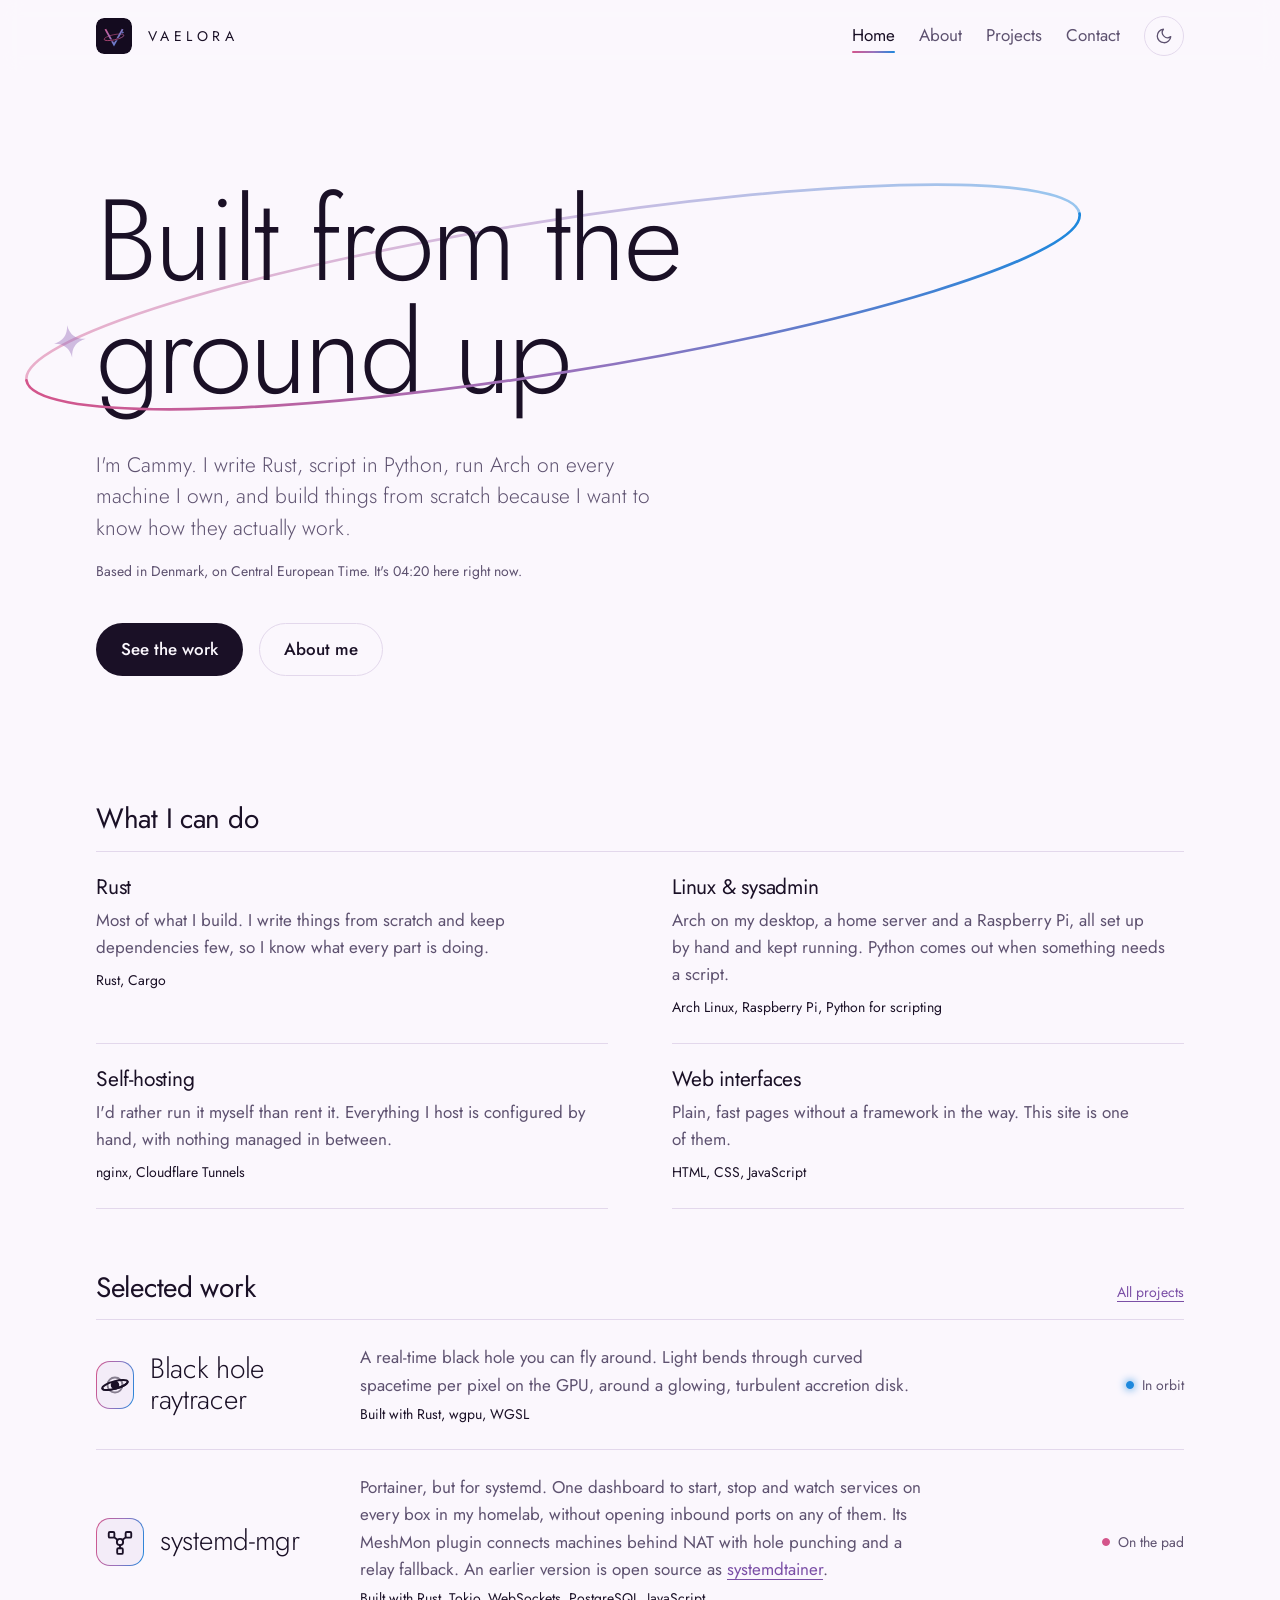
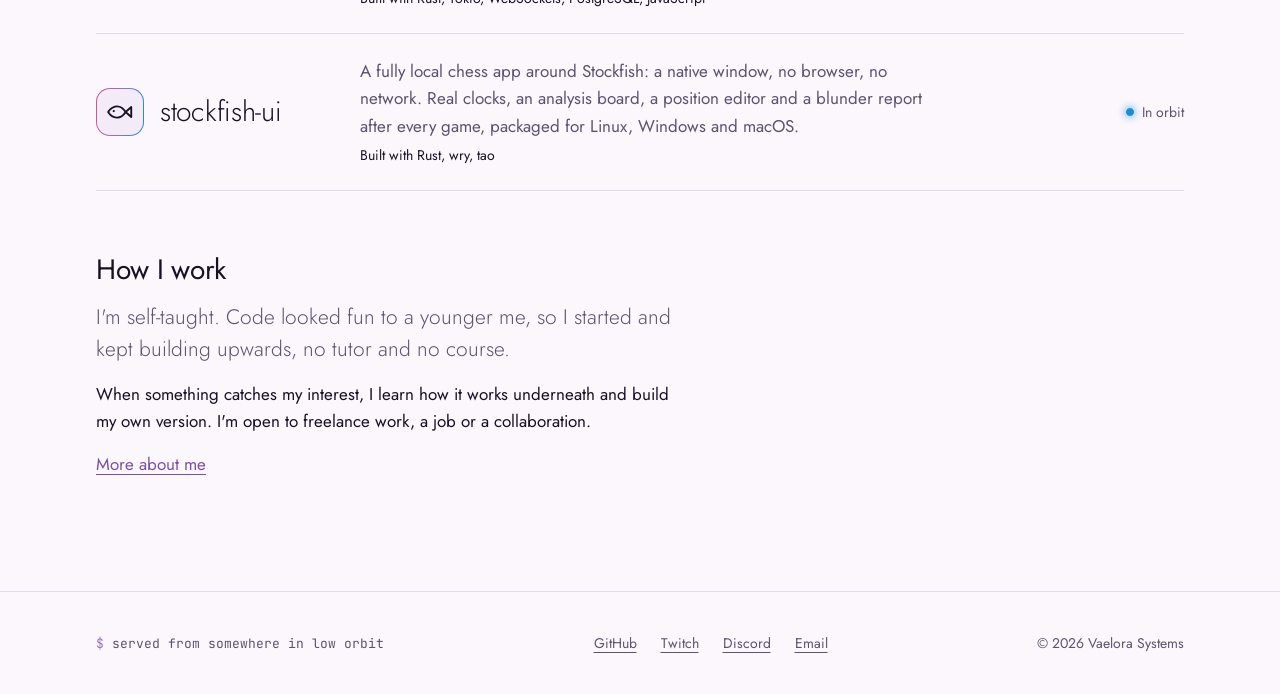
<file: index.html>
<!doctype html>
<html lang="en">
<head>
  <meta charset="utf-8">
  <meta name="viewport" content="width=device-width, initial-scale=1">
  <title>Vaelora</title>
  <meta name="description" content="Cammy writes Rust, scripts in Python, runs Arch on every machine she owns, and builds things from scratch.">

  <link rel="icon" href="/assets/img/favicon.svg" type="image/svg+xml">
  <link rel="icon" href="/assets/img/logos/orbit_icon.png" type="image/png">

  <!-- Set the theme before first paint so there's no flash -->
  <script>
    (function () {
      var t = null;
      try { t = localStorage.getItem('theme'); } catch (e) {}
      if (t !== 'light' && t !== 'dark') {
        t = window.matchMedia('(prefers-color-scheme: dark)').matches ? 'dark' : 'light';
      }
      document.documentElement.dataset.theme = t;
    })();
  </script>

  <link rel="preconnect" href="https://fonts.googleapis.com">
  <link rel="preconnect" href="https://fonts.gstatic.com" crossorigin>
  <link rel="stylesheet" href="https://fonts.googleapis.com/css2?family=Jost:wght@300;400;500&family=JetBrains+Mono:wght@400&display=swap">
  <link rel="stylesheet" href="/assets/css/tokens.css">
  <link rel="stylesheet" href="/assets/css/base.css">
  <link rel="stylesheet" href="/assets/css/layout.css">
  <link rel="stylesheet" href="/assets/css/components.css">
  <script src="/assets/js/main.js" defer></script>
</head>
<body>
  <a class="skip-link" href="#main">Skip to content</a>

  <header class="site-header">
    <div class="container">
      <a class="brand" href="/">
        <img src="/assets/img/logos/orbit_icon.svg" alt="" width="36" height="36">
        <span>Vaelora</span>
      </a>

      <nav class="site-nav" id="site-nav" aria-label="Main">
        <ul class="nav-links" id="nav-links">
          <li><a href="/" aria-current="page">Home</a></li>
          <li><a href="/about/">About</a></li>
          <li><a href="/projects/">Projects</a></li>
          <li><a href="/contact/">Contact</a></li>
        </ul>

        <button class="icon-button theme-toggle" id="theme-toggle" type="button" aria-label="Toggle theme">
          <svg class="moon-icon" viewBox="0 0 24 24" fill="none" stroke="currentColor" stroke-width="1.75" stroke-linecap="round" stroke-linejoin="round" aria-hidden="true"><path d="M21 12.8A9 9 0 1 1 11.2 3a7 7 0 0 0 9.8 9.8z"/></svg>
          <svg class="sun-icon" viewBox="0 0 24 24" fill="none" stroke="currentColor" stroke-width="1.75" stroke-linecap="round" stroke-linejoin="round" aria-hidden="true"><circle cx="12" cy="12" r="4"/><path d="M12 2v2M12 20v2M4.9 4.9l1.4 1.4M17.7 17.7l1.4 1.4M2 12h2M20 12h2M4.9 19.1l1.4-1.4M17.7 6.3l1.4-1.4"/></svg>
        </button>

        <button class="icon-button nav-toggle" id="nav-toggle" type="button" aria-label="Open menu" aria-expanded="false" aria-controls="nav-links">
          <svg viewBox="0 0 24 24" fill="none" stroke="currentColor" stroke-width="1.75" stroke-linecap="round" aria-hidden="true"><path d="M4 7h16M4 12h16M4 17h16"/></svg>
        </button>
      </nav>
    </div>
  </header>

  <main id="main">
    <section class="orbit-hero">
      <div class="container">
        <div class="orbit-stage">
        <svg class="orbit orbit-back" viewBox="0 0 1000 300" aria-hidden="true" focusable="false">
          <defs>
            <linearGradient id="spectrum-back" gradientUnits="userSpaceOnUse" x1="-490" y1="0" x2="490" y2="0">
              <stop offset="0" stop-color="#D4558B"/><stop offset="0.5" stop-color="#9A72BC"/><stop offset="1" stop-color="#1D88DD"/>
            </linearGradient>
            <clipPath id="half-back" clipPathUnits="userSpaceOnUse"><rect x="-600" y="-200" width="1200" height="200"/></clipPath>
          </defs>
          <g transform="translate(500,150) rotate(-9)">
            <path d="M-490,0 A490,70 0 0 1 490,0" fill="none" stroke="url(#spectrum-back)" stroke-width="2.5" stroke-linecap="round"/>
            <g clip-path="url(#half-back)">
              <path class="orbit-star" d="M0,-15 Q1.5,-1.5 15,0 Q1.5,1.5 0,15 Q-1.5,1.5 -15,0 Q-1.5,-1.5 0,-15Z" fill="url(#spectrum-back)">
                <animateMotion dur="48s" repeatCount="indefinite" path="M-490,0 A490,70 0 1 1 490,0 A490,70 0 1 1 -490,0"/>
              </path>
            </g>
          </g>
        </svg>
          <h1>Built from the ground up</h1>
        <svg class="orbit orbit-front" viewBox="0 0 1000 300" aria-hidden="true" focusable="false">
          <defs>
            <linearGradient id="spectrum-front" gradientUnits="userSpaceOnUse" x1="-490" y1="0" x2="490" y2="0">
              <stop offset="0" stop-color="#D4558B"/><stop offset="0.5" stop-color="#9A72BC"/><stop offset="1" stop-color="#1D88DD"/>
            </linearGradient>
            <clipPath id="half-front" clipPathUnits="userSpaceOnUse"><rect x="-600" y="0" width="1200" height="200"/></clipPath>
          </defs>
          <g transform="translate(500,150) rotate(-9)">
            <path d="M490,0 A490,70 0 0 1 -490,0" fill="none" stroke="url(#spectrum-front)" stroke-width="2.5" stroke-linecap="round"/>
            <g clip-path="url(#half-front)">
              <path class="orbit-star" d="M0,-15 Q1.5,-1.5 15,0 Q1.5,1.5 0,15 Q-1.5,1.5 -15,0 Q-1.5,-1.5 0,-15Z" fill="url(#spectrum-front)">
                <animateMotion dur="48s" repeatCount="indefinite" path="M-490,0 A490,70 0 1 1 490,0 A490,70 0 1 1 -490,0"/>
              </path>
            </g>
          </g>
        </svg>
        </div>
        <p class="lead">I'm Cammy. I write Rust, script in Python, run Arch on every machine I own, and build things from scratch because I want to know how they actually work.</p>
        <p class="local-time">Based in Denmark, on Central European Time<span data-local-time></span></p>
        <div class="button-row">
          <a class="button button-primary" href="/projects/">See the work</a>
          <a class="button button-secondary" href="/about/">About me</a>
        </div>
      </div>
    </section>

    <section class="section">
      <div class="container">
        <div class="section-heading">
          <h2>What I can do</h2>
        </div>
        <ul class="capabilities">
          <li>
            <h3>Rust</h3>
            <p>Most of what I build. I write things from scratch and keep dependencies few, so I know what every part is doing.</p>
            <p class="tools">Rust, Cargo</p>
          </li>
          <li>
            <h3>Linux &amp; sysadmin</h3>
            <p>Arch on my desktop, a home server and a Raspberry Pi, all set up by hand and kept running. Python comes out when something needs a script.</p>
            <p class="tools">Arch Linux, Raspberry Pi, Python for scripting</p>
          </li>
          <li>
            <h3>Self-hosting</h3>
            <p>I'd rather run it myself than rent it. Everything I host is configured by hand, with nothing managed in between.</p>
            <p class="tools">nginx, Cloudflare Tunnels</p>
          </li>
          <li>
            <h3>Web interfaces</h3>
            <p>Plain, fast pages without a framework in the way. This site is one of them.</p>
            <p class="tools">HTML, CSS, JavaScript</p>
          </li>
        </ul>
      </div>
    </section>

    <section class="section">
      <div class="container">
        <div class="section-heading">
          <h2>Selected work</h2>
          <a href="/projects/">All projects</a>
        </div>
        <ul class="project-list">
          <li class="project">
            <div class="project-title">
              <span class="project-mark"><svg viewBox="0 0 24 24" fill="none" stroke="currentColor" stroke-width="1.5" stroke-linecap="round" stroke-linejoin="round" aria-hidden="true" focusable="false"><circle cx="12" cy="12" r="6" opacity="0.5"/><ellipse cx="12" cy="12" rx="10.5" ry="3" transform="rotate(-15 12 12)"/><circle cx="12" cy="12" r="3.4" fill="currentColor" stroke="none"/><path d="M1.5 12A10.5 3 0 0 0 22.5 12" transform="rotate(-15 12 12)"/></svg></span>
              <h3>Black hole raytracer</h3>
            </div>
            <div class="project-body">
              <p>A real-time black hole you can fly around. Light bends through curved spacetime per pixel on the GPU, around a glowing, turbulent accretion disk.</p>
              <p class="built-with">Built with Rust, wgpu, WGSL</p>
            </div>
            <span class="status status-orbit">In orbit</span>
          </li>
          <li class="project">
            <div class="project-title">
              <span class="project-mark"><svg viewBox="0 0 24 24" fill="none" stroke="currentColor" stroke-width="1.5" stroke-linecap="round" stroke-linejoin="round" aria-hidden="true" focusable="false"><circle cx="12" cy="12" r="2.5"/><rect x="3" y="4" width="4.5" height="4.5" rx="1"/><rect x="16.5" y="4" width="4.5" height="4.5" rx="1"/><rect x="9.75" y="17" width="4.5" height="4.5" rx="1"/><path d="M10.1 10.4 7.5 8.3M13.9 10.4l2.6-2.1M12 14.5V17"/></svg></span>
              <h3>systemd-mgr</h3>
            </div>
            <div class="project-body">
              <p>Portainer, but for systemd. One dashboard to start, stop and watch services on every box in my homelab, without opening inbound ports on any of them. Its MeshMon plugin connects machines behind NAT with hole punching and a relay fallback. An earlier version is open source as <a href="https://github.com/cammythekitty/systemdtainer">systemdtainer</a>.</p>
              <p class="built-with">Built with Rust, Tokio, WebSockets, PostgreSQL, JavaScript</p>
            </div>
            <span class="status status-pad">On the pad</span>
          </li>
          <li class="project">
            <div class="project-title">
              <span class="project-mark"><svg viewBox="0 0 24 24" fill="none" stroke="currentColor" stroke-width="1.5" stroke-linecap="round" stroke-linejoin="round" aria-hidden="true" focusable="false"><path d="M2.5 12c3.5-5.5 10-6.5 14 0-4 6.5-10.5 5.5-14 0z"/><path d="M16.5 12 21 8v8z"/><circle cx="7" cy="11.2" r="0.9" fill="currentColor" stroke="none"/></svg></span>
              <h3>stockfish-ui</h3>
            </div>
            <div class="project-body">
              <p>A fully local chess app around Stockfish: a native window, no browser, no network. Real clocks, an analysis board, a position editor and a blunder report after every game, packaged for Linux, Windows and macOS.</p>
              <p class="built-with">Built with Rust, wry, tao</p>
            </div>
            <span class="status status-orbit">In orbit</span>
          </li>
        </ul>
      </div>
    </section>

    <section class="section">
      <div class="container">
        <div class="stack">
          <h2>How I work</h2>
          <p class="lead">I'm self-taught. Code looked fun to a younger me, so I started and kept building upwards, no tutor and no course.</p>
          <p>When something catches my interest, I learn how it works underneath and build my own version. I'm open to freelance work, a job or a collaboration.</p>
          <p><a href="/about/">More about me</a></p>
        </div>
      </div>
    </section>
  </main>

  <footer class="site-footer">
    <div class="container footer-inner">
      <p class="footer-status">served from somewhere in low orbit</p>
      <ul class="footer-links">
        <li><a href="https://github.com/cammythekitty">GitHub</a></li>
        <li><a href="https://www.twitch.tv/cammy_the_kitty">Twitch</a></li>
        <li><a href="https://discord.gg/gWDmYseFHj">Discord</a></li>
        <li><a href="mailto:camilla@vaelora.dev">Email</a></li>
      </ul>
      <p>&copy; <span id="year">2026</span> Vaelora Systems</p>
    </div>
  </footer>
</body>
</html>
</file>
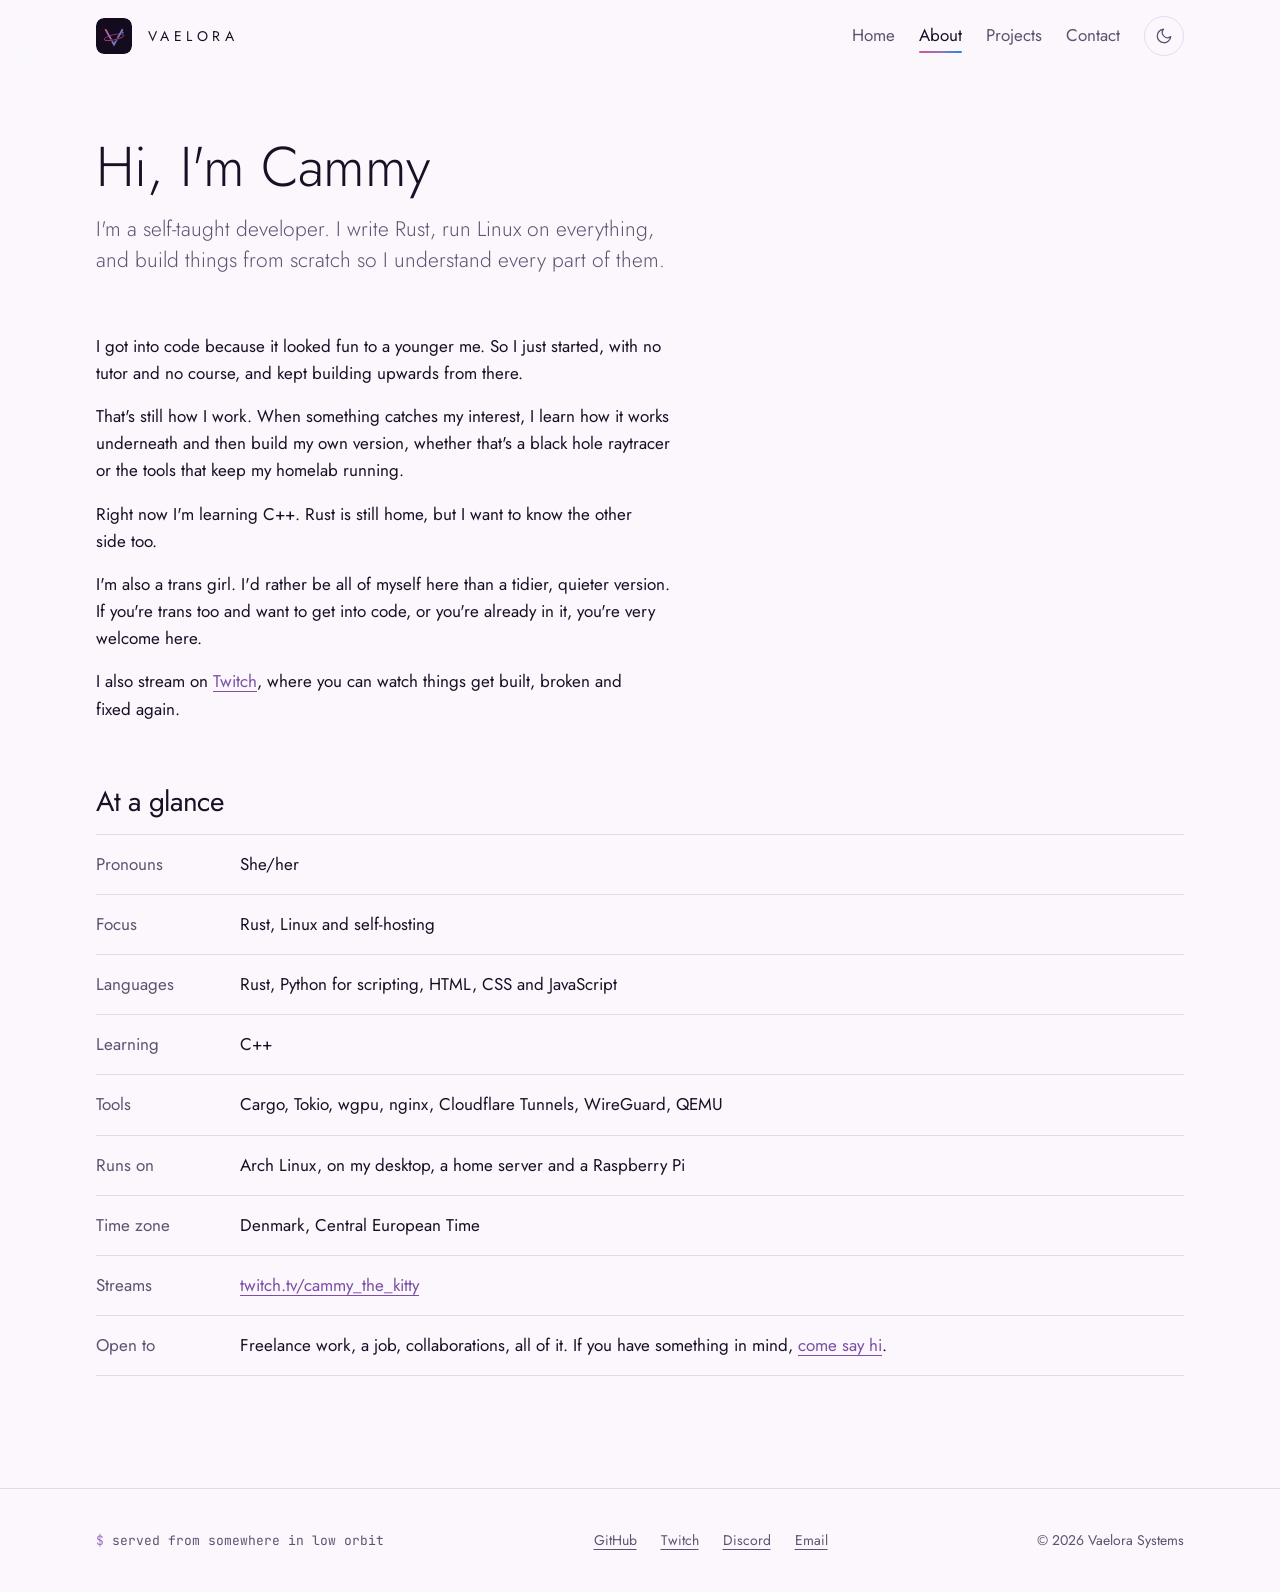
<file: about/index.html>
<!doctype html>
<html lang="en">
<head>
  <meta charset="utf-8">
  <meta name="viewport" content="width=device-width, initial-scale=1">
  <title>About | Vaelora</title>
  <meta name="description" content="Cammy is a self-taught developer in Denmark. She writes Rust, runs Linux on everything, and is open to freelance work, jobs and collaborations.">

  <link rel="icon" href="/assets/img/favicon.svg" type="image/svg+xml">
  <link rel="icon" href="/assets/img/logos/orbit_icon.png" type="image/png">

  <!-- Set the theme before first paint so there's no flash -->
  <script>
    (function () {
      var t = null;
      try { t = localStorage.getItem('theme'); } catch (e) {}
      if (t !== 'light' && t !== 'dark') {
        t = window.matchMedia('(prefers-color-scheme: dark)').matches ? 'dark' : 'light';
      }
      document.documentElement.dataset.theme = t;
    })();
  </script>

  <link rel="preconnect" href="https://fonts.googleapis.com">
  <link rel="preconnect" href="https://fonts.gstatic.com" crossorigin>
  <link rel="stylesheet" href="https://fonts.googleapis.com/css2?family=Jost:wght@300;400;500&family=JetBrains+Mono:wght@400&display=swap">
  <link rel="stylesheet" href="/assets/css/tokens.css">
  <link rel="stylesheet" href="/assets/css/base.css">
  <link rel="stylesheet" href="/assets/css/layout.css">
  <link rel="stylesheet" href="/assets/css/components.css">
  <script src="/assets/js/main.js" defer></script>
</head>
<body>
  <a class="skip-link" href="#main">Skip to content</a>

  <header class="site-header">
    <div class="container">
      <a class="brand" href="/">
        <img src="/assets/img/logos/orbit_icon.svg" alt="" width="36" height="36">
        <span>Vaelora</span>
      </a>

      <nav class="site-nav" id="site-nav" aria-label="Main">
        <ul class="nav-links" id="nav-links">
          <li><a href="/">Home</a></li>
          <li><a href="/about/" aria-current="page">About</a></li>
          <li><a href="/projects/">Projects</a></li>
          <li><a href="/contact/">Contact</a></li>
        </ul>

        <button class="icon-button theme-toggle" id="theme-toggle" type="button" aria-label="Toggle theme">
          <svg class="moon-icon" viewBox="0 0 24 24" fill="none" stroke="currentColor" stroke-width="1.75" stroke-linecap="round" stroke-linejoin="round" aria-hidden="true"><path d="M21 12.8A9 9 0 1 1 11.2 3a7 7 0 0 0 9.8 9.8z"/></svg>
          <svg class="sun-icon" viewBox="0 0 24 24" fill="none" stroke="currentColor" stroke-width="1.75" stroke-linecap="round" stroke-linejoin="round" aria-hidden="true"><circle cx="12" cy="12" r="4"/><path d="M12 2v2M12 20v2M4.9 4.9l1.4 1.4M17.7 17.7l1.4 1.4M2 12h2M20 12h2M4.9 19.1l1.4-1.4M17.7 6.3l1.4-1.4"/></svg>
        </button>

        <button class="icon-button nav-toggle" id="nav-toggle" type="button" aria-label="Open menu" aria-expanded="false" aria-controls="nav-links">
          <svg viewBox="0 0 24 24" fill="none" stroke="currentColor" stroke-width="1.75" stroke-linecap="round" aria-hidden="true"><path d="M4 7h16M4 12h16M4 17h16"/></svg>
        </button>
      </nav>
    </div>
  </header>

  <main id="main">
    <section class="page-intro">
      <div class="container">
        <h1>Hi, I'm Cammy</h1>
        <p class="lead">I'm a self-taught developer. I write Rust, run Linux on everything, and build things from scratch so I understand every part of them.</p>
      </div>
    </section>

    <section class="section">
      <div class="container">
        <div class="stack">
          <p>I got into code because it looked fun to a younger me. So I just started, with no tutor and no course, and kept building upwards from there.</p>
          <p>That's still how I work. When something catches my interest, I learn how it works underneath and then build my own version, whether that's a black hole raytracer or the tools that keep my homelab running.</p>
          <p>Right now I'm learning C++. Rust is still home, but I want to know the other side too.</p>
          <p>I'm also a trans girl. I'd rather be all of myself here than a tidier, quieter version. If you're trans too and want to get into code, or you're already in it, you're very welcome here.</p>
          <p>I also stream on <a href="https://www.twitch.tv/cammy_the_kitty">Twitch</a>, where you can watch things get built, broken and fixed again.</p>
        </div>
      </div>
    </section>

    <section class="section">
      <div class="container">
        <div class="section-heading">
          <h2>At a glance</h2>
        </div>
        <dl class="facts">
          <div><dt>Pronouns</dt><dd>She/her</dd></div>
          <div><dt>Focus</dt><dd>Rust, Linux and self-hosting</dd></div>
          <div><dt>Languages</dt><dd>Rust, Python for scripting, HTML, CSS and JavaScript</dd></div>
          <div><dt>Learning</dt><dd>C++</dd></div>
          <div><dt>Tools</dt><dd>Cargo, Tokio, wgpu, nginx, Cloudflare Tunnels, WireGuard, QEMU</dd></div>
          <div><dt>Runs on</dt><dd>Arch Linux, on my desktop, a home server and a Raspberry Pi</dd></div>
          <div><dt>Time zone</dt><dd>Denmark, Central European Time</dd></div>
          <div><dt>Streams</dt><dd><a href="https://www.twitch.tv/cammy_the_kitty">twitch.tv/cammy_the_kitty</a></dd></div>
          <div><dt>Open to</dt><dd>Freelance work, a job, collaborations, all of it. If you have something in mind, <a href="/contact/">come say hi</a>.</dd></div>
        </dl>
      </div>
    </section>
  </main>

  <footer class="site-footer">
    <div class="container footer-inner">
      <p class="footer-status">served from somewhere in low orbit</p>
      <ul class="footer-links">
        <li><a href="https://github.com/cammythekitty">GitHub</a></li>
        <li><a href="https://www.twitch.tv/cammy_the_kitty">Twitch</a></li>
        <li><a href="https://discord.gg/gWDmYseFHj">Discord</a></li>
        <li><a href="mailto:camilla@vaelora.dev">Email</a></li>
      </ul>
      <p>&copy; <span id="year">2026</span> Vaelora Systems</p>
    </div>
  </footer>
</body>
</html>
</file>
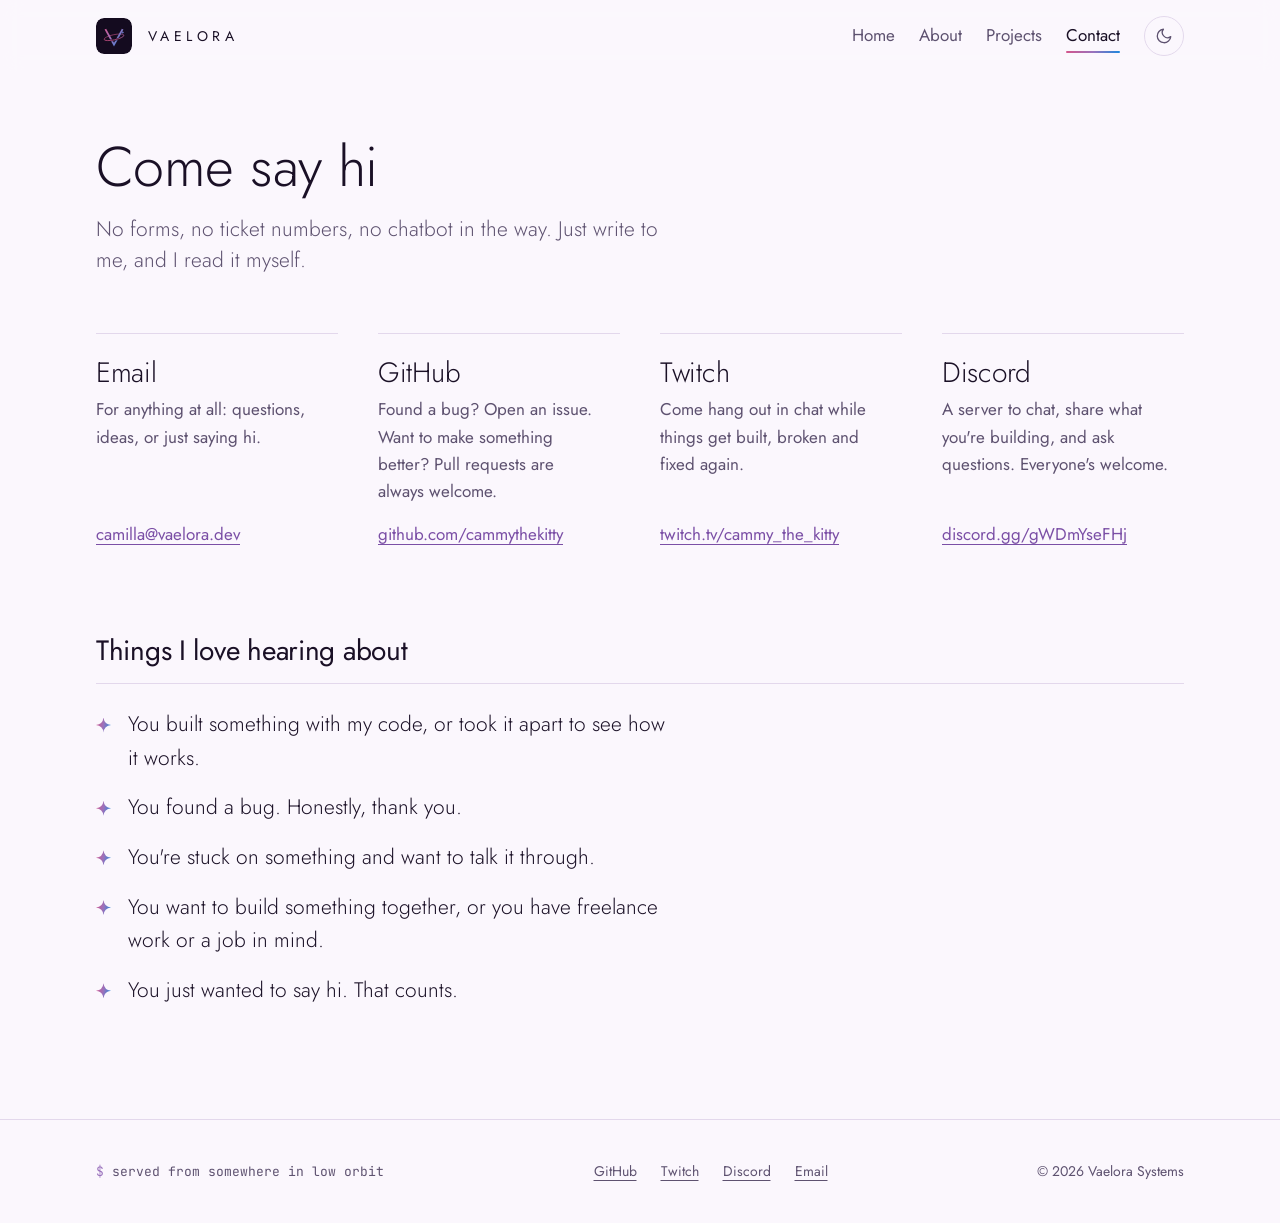
<file: contact/index.html>
<!doctype html>
<html lang="en">
<head>
  <meta charset="utf-8">
  <meta name="viewport" content="width=device-width, initial-scale=1">
  <title>Contact | Vaelora</title>
  <meta name="description" content="How to reach Cammy: email, GitHub, Twitch or Discord. No forms, a real person reads everything.">

  <link rel="icon" href="/assets/img/favicon.svg" type="image/svg+xml">
  <link rel="icon" href="/assets/img/logos/orbit_icon.png" type="image/png">

  <!-- Set the theme before first paint so there's no flash -->
  <script>
    (function () {
      var t = null;
      try { t = localStorage.getItem('theme'); } catch (e) {}
      if (t !== 'light' && t !== 'dark') {
        t = window.matchMedia('(prefers-color-scheme: dark)').matches ? 'dark' : 'light';
      }
      document.documentElement.dataset.theme = t;
    })();
  </script>

  <link rel="preconnect" href="https://fonts.googleapis.com">
  <link rel="preconnect" href="https://fonts.gstatic.com" crossorigin>
  <link rel="stylesheet" href="https://fonts.googleapis.com/css2?family=Jost:wght@300;400;500&family=JetBrains+Mono:wght@400&display=swap">
  <link rel="stylesheet" href="/assets/css/tokens.css">
  <link rel="stylesheet" href="/assets/css/base.css">
  <link rel="stylesheet" href="/assets/css/layout.css">
  <link rel="stylesheet" href="/assets/css/components.css">
  <script src="/assets/js/main.js" defer></script>
</head>
<body>
  <a class="skip-link" href="#main">Skip to content</a>

  <header class="site-header">
    <div class="container">
      <a class="brand" href="/">
        <img src="/assets/img/logos/orbit_icon.svg" alt="" width="36" height="36">
        <span>Vaelora</span>
      </a>

      <nav class="site-nav" id="site-nav" aria-label="Main">
        <ul class="nav-links" id="nav-links">
          <li><a href="/">Home</a></li>
          <li><a href="/about/">About</a></li>
          <li><a href="/projects/">Projects</a></li>
          <li><a href="/contact/" aria-current="page">Contact</a></li>
        </ul>

        <button class="icon-button theme-toggle" id="theme-toggle" type="button" aria-label="Toggle theme">
          <svg class="moon-icon" viewBox="0 0 24 24" fill="none" stroke="currentColor" stroke-width="1.75" stroke-linecap="round" stroke-linejoin="round" aria-hidden="true"><path d="M21 12.8A9 9 0 1 1 11.2 3a7 7 0 0 0 9.8 9.8z"/></svg>
          <svg class="sun-icon" viewBox="0 0 24 24" fill="none" stroke="currentColor" stroke-width="1.75" stroke-linecap="round" stroke-linejoin="round" aria-hidden="true"><circle cx="12" cy="12" r="4"/><path d="M12 2v2M12 20v2M4.9 4.9l1.4 1.4M17.7 17.7l1.4 1.4M2 12h2M20 12h2M4.9 19.1l1.4-1.4M17.7 6.3l1.4-1.4"/></svg>
        </button>

        <button class="icon-button nav-toggle" id="nav-toggle" type="button" aria-label="Open menu" aria-expanded="false" aria-controls="nav-links">
          <svg viewBox="0 0 24 24" fill="none" stroke="currentColor" stroke-width="1.75" stroke-linecap="round" aria-hidden="true"><path d="M4 7h16M4 12h16M4 17h16"/></svg>
        </button>
      </nav>
    </div>
  </header>

  <main id="main">
    <section class="page-intro">
      <div class="container">
        <h1>Come say hi</h1>
        <p class="lead">No forms, no ticket numbers, no chatbot in the way. Just write to me, and I read it myself.</p>
      </div>
    </section>

    <section class="section">
      <div class="container">
        <ul class="ways">
          <li>
            <h2>Email</h2>
            <p>For anything at all: questions, ideas, or just saying hi.</p>
            <a href="mailto:camilla@vaelora.dev">camilla@vaelora.dev</a>
          </li>
          <li>
            <h2>GitHub</h2>
            <p>Found a bug? Open an issue. Want to make something better? Pull requests are always welcome.</p>
            <a href="https://github.com/cammythekitty">github.com/cammythekitty</a>
          </li>
          <li>
            <h2>Twitch</h2>
            <p>Come hang out in chat while things get built, broken and fixed again.</p>
            <a href="https://www.twitch.tv/cammy_the_kitty">twitch.tv/cammy_the_kitty</a>
          </li>
          <li>
            <h2>Discord</h2>
            <p>A server to chat, share what you're building, and ask questions. Everyone's welcome.</p>
            <a href="https://discord.gg/gWDmYseFHj">discord.gg/gWDmYseFHj</a>
          </li>
        </ul>
      </div>
    </section>

    <section class="section">
      <div class="container">
        <div class="section-heading">
          <h2>Things I love hearing about</h2>
        </div>
        <ul class="sparkle-list">
          <li>You built something with my code, or took it apart to see how it works.</li>
          <li>You found a bug. Honestly, thank you.</li>
          <li>You're stuck on something and want to talk it through.</li>
          <li>You want to build something together, or you have freelance work or a job in mind.</li>
          <li>You just wanted to say hi. That counts.</li>
        </ul>
      </div>
    </section>
  </main>

  <footer class="site-footer">
    <div class="container footer-inner">
      <p class="footer-status">served from somewhere in low orbit</p>
      <ul class="footer-links">
        <li><a href="https://github.com/cammythekitty">GitHub</a></li>
        <li><a href="https://www.twitch.tv/cammy_the_kitty">Twitch</a></li>
        <li><a href="https://discord.gg/gWDmYseFHj">Discord</a></li>
        <li><a href="mailto:camilla@vaelora.dev">Email</a></li>
      </ul>
      <p>&copy; <span id="year">2026</span> Vaelora Systems</p>
    </div>
  </footer>
</body>
</html>
</file>
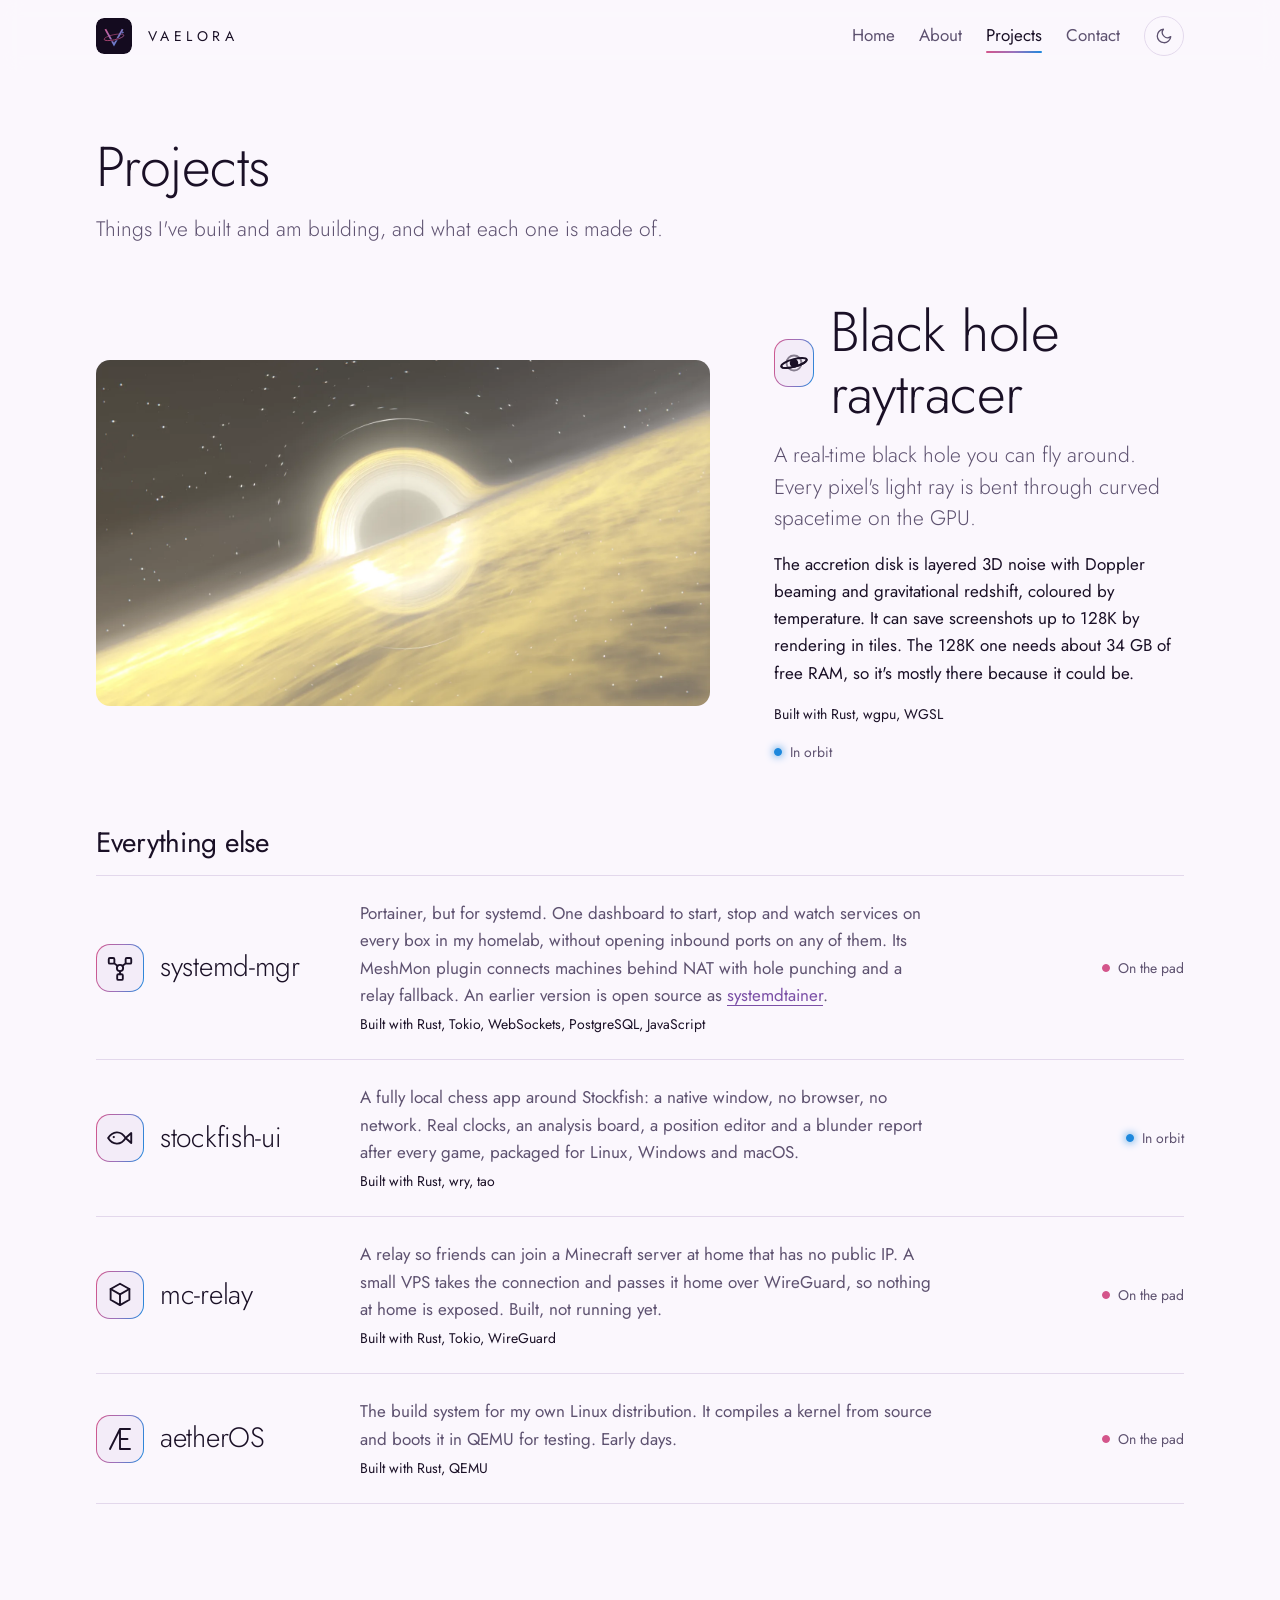
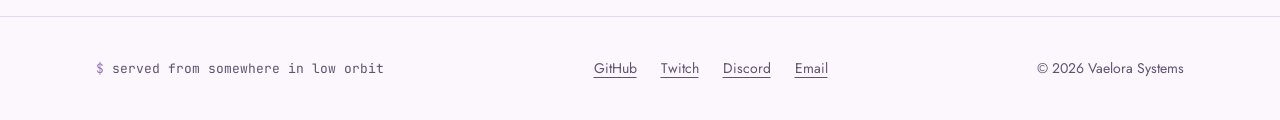
<file: projects/index.html>
<!doctype html>
<html lang="en">
<head>
  <meta charset="utf-8">
  <meta name="viewport" content="width=device-width, initial-scale=1">
  <title>Projects | Vaelora</title>
  <meta name="description" content="Things Cammy has built and is building: a black hole raytracer, a systemd dashboard, a local chess app and more.">

  <link rel="icon" href="/assets/img/favicon.svg" type="image/svg+xml">
  <link rel="icon" href="/assets/img/logos/orbit_icon.png" type="image/png">

  <!-- Set the theme before first paint so there's no flash -->
  <script>
    (function () {
      var t = null;
      try { t = localStorage.getItem('theme'); } catch (e) {}
      if (t !== 'light' && t !== 'dark') {
        t = window.matchMedia('(prefers-color-scheme: dark)').matches ? 'dark' : 'light';
      }
      document.documentElement.dataset.theme = t;
    })();
  </script>

  <link rel="preconnect" href="https://fonts.googleapis.com">
  <link rel="preconnect" href="https://fonts.gstatic.com" crossorigin>
  <link rel="stylesheet" href="https://fonts.googleapis.com/css2?family=Jost:wght@300;400;500&family=JetBrains+Mono:wght@400&display=swap">
  <link rel="stylesheet" href="/assets/css/tokens.css">
  <link rel="stylesheet" href="/assets/css/base.css">
  <link rel="stylesheet" href="/assets/css/layout.css">
  <link rel="stylesheet" href="/assets/css/components.css">
  <script src="/assets/js/main.js" defer></script>
</head>
<body>
  <a class="skip-link" href="#main">Skip to content</a>

  <header class="site-header">
    <div class="container">
      <a class="brand" href="/">
        <img src="/assets/img/logos/orbit_icon.svg" alt="" width="36" height="36">
        <span>Vaelora</span>
      </a>

      <nav class="site-nav" id="site-nav" aria-label="Main">
        <ul class="nav-links" id="nav-links">
          <li><a href="/">Home</a></li>
          <li><a href="/about/">About</a></li>
          <li><a href="/projects/" aria-current="page">Projects</a></li>
          <li><a href="/contact/">Contact</a></li>
        </ul>

        <button class="icon-button theme-toggle" id="theme-toggle" type="button" aria-label="Toggle theme">
          <svg class="moon-icon" viewBox="0 0 24 24" fill="none" stroke="currentColor" stroke-width="1.75" stroke-linecap="round" stroke-linejoin="round" aria-hidden="true"><path d="M21 12.8A9 9 0 1 1 11.2 3a7 7 0 0 0 9.8 9.8z"/></svg>
          <svg class="sun-icon" viewBox="0 0 24 24" fill="none" stroke="currentColor" stroke-width="1.75" stroke-linecap="round" stroke-linejoin="round" aria-hidden="true"><circle cx="12" cy="12" r="4"/><path d="M12 2v2M12 20v2M4.9 4.9l1.4 1.4M17.7 17.7l1.4 1.4M2 12h2M20 12h2M4.9 19.1l1.4-1.4M17.7 6.3l1.4-1.4"/></svg>
        </button>

        <button class="icon-button nav-toggle" id="nav-toggle" type="button" aria-label="Open menu" aria-expanded="false" aria-controls="nav-links">
          <svg viewBox="0 0 24 24" fill="none" stroke="currentColor" stroke-width="1.75" stroke-linecap="round" aria-hidden="true"><path d="M4 7h16M4 12h16M4 17h16"/></svg>
        </button>
      </nav>
    </div>
  </header>

  <main id="main">
    <section class="page-intro">
      <div class="container">
        <h1>Projects</h1>
        <p class="lead">Things I've built and am building, and what each one is made of.</p>
      </div>
    </section>

    <section class="section">
      <div class="container">
        <article class="featured-project">
          <img class="design-preview"
               src="/assets/img/projects/blackhole-1600.webp"
               srcset="/assets/img/projects/blackhole-1600.webp 1600w, /assets/img/projects/blackhole-2400.webp 2400w"
               sizes="(min-width: 860px) 42rem, 100vw"
               width="1600" height="900"
               alt="A black hole rendered by the raytracer: a glowing yellow accretion disk, with light from behind the hole bent up and over it into a bright ring.">
          <div class="stack">
            <div class="featured-title">
              <span class="project-mark"><svg viewBox="0 0 24 24" fill="none" stroke="currentColor" stroke-width="1.5" stroke-linecap="round" stroke-linejoin="round" aria-hidden="true" focusable="false"><circle cx="12" cy="12" r="6" opacity="0.5"/><ellipse cx="12" cy="12" rx="10.5" ry="3" transform="rotate(-15 12 12)"/><circle cx="12" cy="12" r="3.4" fill="currentColor" stroke="none"/><path d="M1.5 12A10.5 3 0 0 0 22.5 12" transform="rotate(-15 12 12)"/></svg></span>
              <h2>Black hole raytracer</h2>
            </div>
            <p class="lead">A real-time black hole you can fly around. Every pixel's light ray is bent through curved spacetime on the GPU.</p>
            <p>The accretion disk is layered 3D noise with Doppler beaming and gravitational redshift, coloured by temperature. It can save screenshots up to 128K by rendering in tiles. The 128K one needs about 34 GB of free RAM, so it's mostly there because it could be.</p>
            <p class="built-with">Built with Rust, wgpu, WGSL</p>
            <span class="status status-orbit">In orbit</span>
          </div>
        </article>
      </div>
    </section>

    <section class="section">
      <div class="container">
        <div class="section-heading">
          <h2>Everything else</h2>
        </div>
        <ul class="project-list">
          <li class="project">
            <div class="project-title">
              <span class="project-mark"><svg viewBox="0 0 24 24" fill="none" stroke="currentColor" stroke-width="1.5" stroke-linecap="round" stroke-linejoin="round" aria-hidden="true" focusable="false"><circle cx="12" cy="12" r="2.5"/><rect x="3" y="4" width="4.5" height="4.5" rx="1"/><rect x="16.5" y="4" width="4.5" height="4.5" rx="1"/><rect x="9.75" y="17" width="4.5" height="4.5" rx="1"/><path d="M10.1 10.4 7.5 8.3M13.9 10.4l2.6-2.1M12 14.5V17"/></svg></span>
              <h3>systemd-mgr</h3>
            </div>
            <div class="project-body">
              <p>Portainer, but for systemd. One dashboard to start, stop and watch services on every box in my homelab, without opening inbound ports on any of them. Its MeshMon plugin connects machines behind NAT with hole punching and a relay fallback. An earlier version is open source as <a href="https://github.com/cammythekitty/systemdtainer">systemdtainer</a>.</p>
              <p class="built-with">Built with Rust, Tokio, WebSockets, PostgreSQL, JavaScript</p>
            </div>
            <span class="status status-pad">On the pad</span>
          </li>
          <li class="project">
            <div class="project-title">
              <span class="project-mark"><svg viewBox="0 0 24 24" fill="none" stroke="currentColor" stroke-width="1.5" stroke-linecap="round" stroke-linejoin="round" aria-hidden="true" focusable="false"><path d="M2.5 12c3.5-5.5 10-6.5 14 0-4 6.5-10.5 5.5-14 0z"/><path d="M16.5 12 21 8v8z"/><circle cx="7" cy="11.2" r="0.9" fill="currentColor" stroke="none"/></svg></span>
              <h3>stockfish-ui</h3>
            </div>
            <div class="project-body">
              <p>A fully local chess app around Stockfish: a native window, no browser, no network. Real clocks, an analysis board, a position editor and a blunder report after every game, packaged for Linux, Windows and macOS.</p>
              <p class="built-with">Built with Rust, wry, tao</p>
            </div>
            <span class="status status-orbit">In orbit</span>
          </li>
          <li class="project">
            <div class="project-title">
              <span class="project-mark"><svg viewBox="0 0 24 24" fill="none" stroke="currentColor" stroke-width="1.5" stroke-linecap="round" stroke-linejoin="round" aria-hidden="true" focusable="false"><path d="M12 3 19.5 7.2 12 11.5 4.5 7.2z"/><path d="M4.5 7.2v8.6l7.5 4.3 7.5-4.3V7.2M12 11.5v8.6"/></svg></span>
              <h3>mc-relay</h3>
            </div>
            <div class="project-body">
              <p>A relay so friends can join a Minecraft server at home that has no public IP. A small VPS takes the connection and passes it home over WireGuard, so nothing at home is exposed. Built, not running yet.</p>
              <p class="built-with">Built with Rust, Tokio, WireGuard</p>
            </div>
            <span class="status status-pad">On the pad</span>
          </li>
          <li class="project">
            <div class="project-title">
              <span class="project-mark"><svg viewBox="0 0 24 24" fill="none" stroke="currentColor" stroke-width="1.5" stroke-linecap="round" stroke-linejoin="round" aria-hidden="true" focusable="false"><path d="M4 20 12 4h8M12 4v16h8M12 12h6"/></svg></span>
              <h3>aetherOS</h3>
            </div>
            <div class="project-body">
              <p>The build system for my own Linux distribution. It compiles a kernel from source and boots it in QEMU for testing. Early days.</p>
              <p class="built-with">Built with Rust, QEMU</p>
            </div>
            <span class="status status-pad">On the pad</span>
          </li>
        </ul>
      </div>
    </section>
  </main>

  <footer class="site-footer">
    <div class="container footer-inner">
      <p class="footer-status">served from somewhere in low orbit</p>
      <ul class="footer-links">
        <li><a href="https://github.com/cammythekitty">GitHub</a></li>
        <li><a href="https://www.twitch.tv/cammy_the_kitty">Twitch</a></li>
        <li><a href="https://discord.gg/gWDmYseFHj">Discord</a></li>
        <li><a href="mailto:camilla@vaelora.dev">Email</a></li>
      </ul>
      <p>&copy; <span id="year">2026</span> Vaelora Systems</p>
    </div>
  </footer>
</body>
</html>
</file>
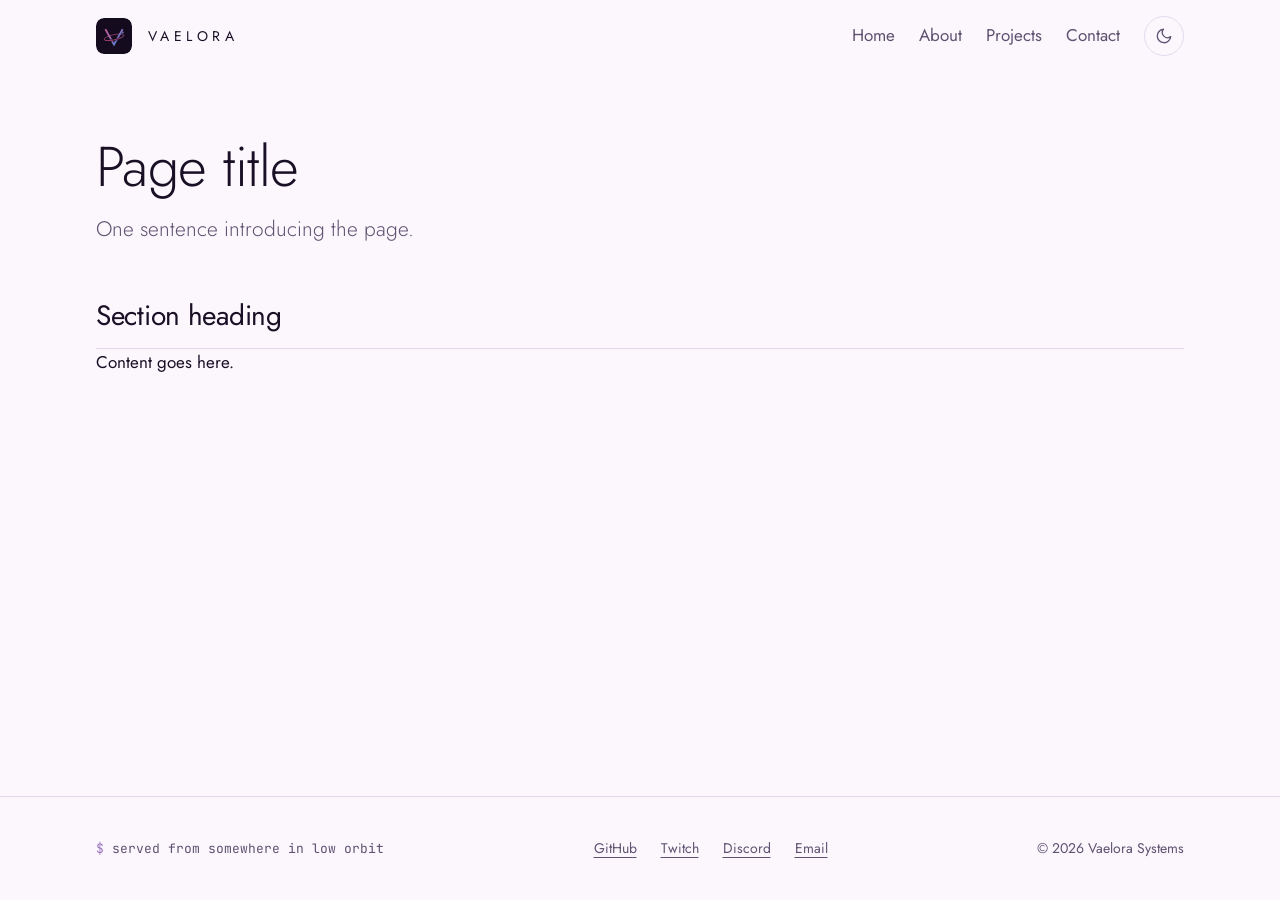
<file: _template.html>
<!doctype html>
<html lang="en">
<head>
  <meta charset="utf-8">
  <meta name="viewport" content="width=device-width, initial-scale=1">
  <title>Page title | Vaelora</title>
  <meta name="description" content="Page description.">

  <link rel="icon" href="/assets/img/favicon.svg" type="image/svg+xml">
  <link rel="icon" href="/assets/img/logos/orbit_icon.png" type="image/png">

  <!-- Set the theme before first paint so there's no flash -->
  <script>
    (function () {
      var t = null;
      try { t = localStorage.getItem('theme'); } catch (e) {}
      if (t !== 'light' && t !== 'dark') {
        t = window.matchMedia('(prefers-color-scheme: dark)').matches ? 'dark' : 'light';
      }
      document.documentElement.dataset.theme = t;
    })();
  </script>

  <link rel="preconnect" href="https://fonts.googleapis.com">
  <link rel="preconnect" href="https://fonts.gstatic.com" crossorigin>
  <link rel="stylesheet" href="https://fonts.googleapis.com/css2?family=Jost:wght@300;400;500&family=JetBrains+Mono:wght@400&display=swap">
  <link rel="stylesheet" href="/assets/css/tokens.css">
  <link rel="stylesheet" href="/assets/css/base.css">
  <link rel="stylesheet" href="/assets/css/layout.css">
  <link rel="stylesheet" href="/assets/css/components.css">
  <script src="/assets/js/main.js" defer></script>
</head>
<body>
  <a class="skip-link" href="#main">Skip to content</a>

  <header class="site-header">
    <div class="container">
      <a class="brand" href="/">
        <img src="/assets/img/logos/orbit_icon.svg" alt="" width="36" height="36">
        <span>Vaelora</span>
      </a>

      <nav class="site-nav" id="site-nav" aria-label="Main">
        <ul class="nav-links" id="nav-links">
          <li><a href="/">Home</a></li>
          <li><a href="/about/">About</a></li>
          <li><a href="/projects/">Projects</a></li>
          <li><a href="/contact/">Contact</a></li>
        </ul>

        <button class="icon-button theme-toggle" id="theme-toggle" type="button" aria-label="Toggle theme">
          <svg class="moon-icon" viewBox="0 0 24 24" fill="none" stroke="currentColor" stroke-width="1.75" stroke-linecap="round" stroke-linejoin="round" aria-hidden="true"><path d="M21 12.8A9 9 0 1 1 11.2 3a7 7 0 0 0 9.8 9.8z"/></svg>
          <svg class="sun-icon" viewBox="0 0 24 24" fill="none" stroke="currentColor" stroke-width="1.75" stroke-linecap="round" stroke-linejoin="round" aria-hidden="true"><circle cx="12" cy="12" r="4"/><path d="M12 2v2M12 20v2M4.9 4.9l1.4 1.4M17.7 17.7l1.4 1.4M2 12h2M20 12h2M4.9 19.1l1.4-1.4M17.7 6.3l1.4-1.4"/></svg>
        </button>

        <button class="icon-button nav-toggle" id="nav-toggle" type="button" aria-label="Open menu" aria-expanded="false" aria-controls="nav-links">
          <svg viewBox="0 0 24 24" fill="none" stroke="currentColor" stroke-width="1.75" stroke-linecap="round" aria-hidden="true"><path d="M4 7h16M4 12h16M4 17h16"/></svg>
        </button>
      </nav>
    </div>
  </header>

  <main id="main">
    <!--
      Starter for a new page. Copy this file to <name>/index.html,
      change the <title> and description, add the page to .nav-links
      on every page, and set aria-current="page" on its link.
    -->
    <section class="page-intro">
      <div class="container">
        <h1>Page title</h1>
        <p class="lead">One sentence introducing the page.</p>
      </div>
    </section>

    <section class="section">
      <div class="container">
        <div class="section-heading">
          <h2>Section heading</h2>
        </div>
        <p>Content goes here.</p>
      </div>
    </section>
  </main>

  <footer class="site-footer">
    <div class="container footer-inner">
      <p class="footer-status">served from somewhere in low orbit</p>
      <ul class="footer-links">
        <li><a href="https://github.com/cammythekitty">GitHub</a></li>
        <li><a href="https://www.twitch.tv/cammy_the_kitty">Twitch</a></li>
        <li><a href="https://discord.gg/gWDmYseFHj">Discord</a></li>
        <li><a href="mailto:camilla@vaelora.dev">Email</a></li>
      </ul>
      <p>&copy; <span id="year">2026</span> Vaelora Systems</p>
    </div>
  </footer>
</body>
</html>
</file>
<file: assets/css/tokens.css>
/* Design tokens: the single source for colors, type and spacing.
   Everything here comes from the orbit logo. */

:root {
  /* Spectrum: the logo gradient. Reserved for the orbit, links and focus. */
  --rose: #D4558B;
  --iris: #9A72BC;
  --azure: #1D88DD;
  --spectrum: linear-gradient(100deg, var(--rose), var(--iris) 50%, var(--azure));

  /* Type: Jost echoes the geometric wordmark */
  --font-sans: "Jost", "Futura", "Century Gothic", system-ui, sans-serif;
  --font-mono: "JetBrains Mono", ui-monospace, Menlo, Consolas, monospace;

  /* Scale (1.25 ratio) */
  --text-sm: 0.875rem;
  --text-base: 1.0625rem;
  --text-lg: 1.3125rem;
  --text-xl: 1.75rem;
  --text-2xl: clamp(2.25rem, 4vw + 1rem, 3.5rem);
  --text-hero: clamp(3rem, 9vw, 7.5rem);
  --tracking-wordmark: 0.32em;

  /* Spacing */
  --space-1: 0.25rem;
  --space-2: 0.5rem;
  --space-3: 1rem;
  --space-4: 1.5rem;
  --space-5: 2.5rem;
  --space-6: 4rem;
  --space-7: 7rem;

  /* Layout */
  --content-width: 70rem;
  --measure: 36rem;
  --gutter: 1rem;
  --radius-sm: 0.375rem;
  --radius: 0.875rem;
  --header-height: 4.5rem;

  /* Dawn (light) */
  --bg: #FBF7FD;
  --surface: #F3ECF8;
  --text: #1A1026;
  --text-muted: #5E5270;
  --line: #E3D8EC;
  --link: #7B4FA6;
  --button-bg: #1A1026;
  --button-text: #FBF7FD;
  --orbit-back-opacity: 0.45;

  color-scheme: light;
}

/* Night (dark): follows the OS unless the visitor picked dawn */
@media (prefers-color-scheme: dark) {
  :root:not([data-theme="light"]) {
    --bg: #140B1F;
    --surface: #1E1430;
    --text: #F1EAF7;
    --text-muted: #A99BBB;
    --line: #2E2242;
    --link: #C3A2E3;
    --button-bg: #F1EAF7;
    --button-text: #140B1F;
    --orbit-back-opacity: 0.6;
    color-scheme: dark;
  }
}

/* Night: picked explicitly with the toggle */
:root[data-theme="dark"] {
  --bg: #140B1F;
  --surface: #1E1430;
  --text: #F1EAF7;
  --text-muted: #A99BBB;
  --line: #2E2242;
  --link: #C3A2E3;
  --button-bg: #F1EAF7;
  --button-text: #140B1F;
  --orbit-back-opacity: 0.6;
  color-scheme: dark;
}
</file>
<file: assets/css/base.css>
/* Reset and base typography. Element styles only, no classes. */

*, *::before, *::after { box-sizing: border-box; }

* { margin: 0; }

html {
  -webkit-text-size-adjust: 100%;
  text-size-adjust: 100%;
}

body {
  min-height: 100vh;
  display: flex;
  flex-direction: column;
  background: var(--bg);
  color: var(--text);
  font-family: var(--font-sans);
  font-size: var(--text-base);
  font-weight: 400;
  line-height: 1.6;
  -webkit-font-smoothing: antialiased;
}

main { flex: 1; }

img, svg, picture, video { display: block; max-width: 100%; }

input, button, textarea, select { font: inherit; color: inherit; }

h1, h2, h3 {
  font-weight: 300;
  line-height: 1.1;
  letter-spacing: -0.01em;
  text-wrap: balance;
}
h1 { font-size: var(--text-2xl); }
h2 { font-size: var(--text-xl); font-weight: 400; }
h3 { font-size: var(--text-lg); font-weight: 400; }

p { max-width: var(--measure); text-wrap: pretty; }

a {
  color: var(--link);
  text-decoration-thickness: 1px;
  text-underline-offset: 0.25em;
}
a:hover { text-decoration-thickness: 2px; }

code, pre { font-family: var(--font-mono); font-size: 0.9em; }

::selection { background: var(--iris); color: #fff; }

:focus-visible {
  outline: 2px solid var(--iris);
  outline-offset: 3px;
  border-radius: var(--radius-sm);
}

@media (prefers-reduced-motion: reduce) {
  *, *::before, *::after {
    animation-duration: 0.01ms !important;
    transition-duration: 0.01ms !important;
    scroll-behavior: auto !important;
  }
}
</file>
<file: assets/css/layout.css>
/* Page frame: container, header, nav, footer. */

.container {
  width: 100%;
  max-width: var(--content-width);
  margin-inline: auto;
  padding-inline: var(--gutter);
}

.skip-link {
  position: absolute;
  left: var(--space-3);
  top: -100%;
  padding: var(--space-2) var(--space-3);
  background: var(--surface);
  border-radius: var(--radius-sm);
  z-index: 100;
}
.skip-link:focus { top: var(--space-3); }

/* ── Header ────────────────────────────────────────────── */
.site-header {
  position: sticky;
  top: 0;
  z-index: 10;
  background: color-mix(in srgb, var(--bg) 88%, transparent);
  backdrop-filter: blur(10px);
}

.site-header .container {
  display: flex;
  align-items: center;
  justify-content: space-between;
  gap: var(--space-3);
  height: var(--header-height);
}

/* The wordmark mirrors the logo lockup: wide-tracked caps */
.brand {
  display: flex;
  align-items: center;
  gap: var(--space-3);
  color: var(--text);
  text-decoration: none;
}
.brand img { width: 2.25rem; height: 2.25rem; border-radius: 0.5rem; }
.brand span {
  font-size: var(--text-sm);
  font-weight: 400;
  letter-spacing: var(--tracking-wordmark);
  text-transform: uppercase;
}

/* ── Nav ───────────────────────────────────────────────── */
.site-nav { display: flex; align-items: center; gap: var(--space-2); }

.nav-links {
  display: flex;
  gap: var(--space-4);
  margin-right: var(--space-3);
  list-style: none;
  padding: 0;
}
.nav-links a {
  position: relative;
  color: var(--text-muted);
  text-decoration: none;
}
.nav-links a:hover { color: var(--text); }
.nav-links a[aria-current="page"] { color: var(--text); }
.nav-links a[aria-current="page"]::after {
  content: "";
  position: absolute;
  left: 0;
  right: 0;
  bottom: -0.35rem;
  height: 2px;
  border-radius: 2px;
  background: var(--spectrum);
}

.icon-button {
  display: grid;
  place-items: center;
  width: 2.5rem;
  height: 2.5rem;
  background: none;
  border: 1px solid var(--line);
  border-radius: 50%;
  color: var(--text-muted);
  cursor: pointer;
}
.icon-button:hover { color: var(--text); border-color: var(--text-muted); }
.icon-button svg { width: 1.125rem; height: 1.125rem; }

.nav-toggle { display: none; }

/* Theme icon: show the sun at night, the moon at dawn */
.theme-toggle .sun-icon { display: none; }
:root[data-theme="dark"] .theme-toggle .sun-icon { display: block; }
:root[data-theme="dark"] .theme-toggle .moon-icon { display: none; }

@media (max-width: 680px) {
  .brand span { display: none; }
  .nav-toggle { display: grid; }
  .nav-links {
    display: none;
    position: absolute;
    top: var(--header-height);
    left: 0;
    right: 0;
    flex-direction: column;
    gap: 0;
    margin: 0;
    padding: var(--space-2) var(--gutter) var(--space-4);
    background: var(--bg);
    border-bottom: 1px solid var(--line);
  }
  .nav-links a { display: block; padding: var(--space-2) 0; font-size: var(--text-lg); }
  .nav-links a[aria-current="page"]::after { display: none; }
  .site-nav.open .nav-links { display: flex; }
}

/* ── Footer ────────────────────────────────────────────── */
.site-footer {
  margin-top: var(--space-7);
  padding-block: var(--space-5);
  border-top: 1px solid var(--line);
  color: var(--text-muted);
  font-size: var(--text-sm);
}

.footer-inner {
  display: flex;
  flex-wrap: wrap;
  align-items: baseline;
  justify-content: space-between;
  gap: var(--space-3);
}

.footer-status { font-family: var(--font-mono); font-size: 0.8125rem; }
.footer-status::before { content: "$ "; color: var(--iris); }

.footer-links { display: flex; gap: var(--space-4); list-style: none; padding: 0; }
.footer-links a { color: var(--text-muted); }
.footer-links a:hover { color: var(--text); }
</file>
<file: assets/css/components.css>
/* Reusable pieces: orbit hero, page intro, sections, project list,
   buttons, split layout, placeholders, forms. */

/* ── Orbit hero (home + 404) ───────────────────────────── */
/* The ring passes behind the headline and back out in front,
   like the ring around the V in the logo. */
.orbit-hero {
  position: relative;
  padding-block: var(--space-7) var(--space-6);
  overflow: hidden;
}

.orbit-stage { position: relative; }

.orbit-stage h1 {
  position: relative;
  z-index: 1;
  max-width: 11ch;
  font-size: var(--text-hero);
  font-weight: 300;
  line-height: 0.98;
  letter-spacing: -0.025em;
}

.orbit {
  position: absolute;
  z-index: 0;
  left: -8%;
  top: 50%;
  width: 116%;
  height: auto;
  transform: translateY(-50%);
  overflow: visible;
  pointer-events: none;
}
.orbit-front { z-index: 2; }
.orbit-back path { opacity: var(--orbit-back-opacity); }

.orbit-hero .lead { margin-top: var(--space-5); }

/* Where Cammy is, and what time it is there */
.local-time {
  margin-top: var(--space-3);
  color: var(--text-muted);
  font-size: var(--text-sm);
}

/* ── Page intro (inner pages) ──────────────────────────── */
.page-intro { padding-block: var(--space-6) var(--space-5); }
.page-intro h1 { max-width: 16ch; }
.page-intro .lead { margin-top: var(--space-3); }

.lead {
  color: var(--text-muted);
  font-size: var(--text-lg);
  font-weight: 300;
  line-height: 1.5;
}

/* ── Sections ──────────────────────────────────────────── */
.section { padding-top: var(--space-6); }

.section-heading {
  display: flex;
  flex-wrap: wrap;
  align-items: baseline;
  justify-content: space-between;
  gap: var(--space-2) var(--space-4);
  padding-bottom: var(--space-3);
  border-bottom: 1px solid var(--line);
}
.section-heading a { font-size: var(--text-sm); }

.stack > * + * { margin-top: var(--space-3); }

/* ── Project list ──────────────────────────────────────── */
/* Rows, not cards: name, what it is and what it's built with, and where it is. */
.project-list { list-style: none; padding: 0; }

.project {
  display: grid;
  grid-template-columns: 14rem minmax(0, 1fr) 7.5rem;
  align-items: center;
  gap: var(--space-2) var(--space-5);
  padding-block: var(--space-4);
  border-bottom: 1px solid var(--line);
}

.project h3 { font-size: var(--text-xl); font-weight: 300; }
.project h3 a { color: var(--text); text-decoration: none; }
.project h3 a:hover { color: var(--link); }
.project p { color: var(--text-muted); }
.project .built-with { margin-top: var(--space-1); color: var(--text); font-size: var(--text-sm); }
.project .status { justify-self: end; }

.project-title { display: flex; align-items: center; gap: var(--space-3); }

@media (max-width: 720px) {
  .project { grid-template-columns: 1fr auto; }
  .project-body { grid-column: 1 / -1; grid-row: 2; }
}

/* Project logo tile: an inline line-icon SVG (drawn in currentColor so it
   follows the theme) inside a gradient-bordered tile. An <img class="project-mark">
   works too. */
.project-mark {
  display: grid;
  place-items: center;
  width: 3rem;
  height: 3rem;
  border-radius: var(--radius);
  background:
    linear-gradient(var(--surface), var(--surface)) padding-box,
    var(--spectrum) border-box;
  border: 1.5px solid transparent;
  color: var(--text);
  font-size: var(--text-lg);
  font-weight: 400;
  object-fit: cover;
}
.project-mark svg { width: 1.875rem; height: 1.875rem; }

/* Featured project: design preview beside the write-up */
.featured-project {
  display: grid;
  gap: var(--space-5);
  align-items: center;
}
@media (min-width: 860px) {
  .featured-project { grid-template-columns: 3fr 2fr; gap: var(--space-6); }
}
.featured-title { display: flex; align-items: center; gap: var(--space-3); }
.featured-title h2 { font-size: var(--text-2xl); font-weight: 300; }
.featured-project .built-with { font-size: var(--text-sm); }
.featured-project .status { align-self: flex-start; }
img.design-preview {
  width: 100%;
  height: auto;
  aspect-ratio: 16 / 9;
  object-fit: cover;
  border-radius: var(--radius);
  background: var(--surface);
}

/* ── Capabilities ──────────────────────────────────────── */
/* What the developer can do: area, one line, the tools behind it. */
.capabilities {
  display: grid;
  gap: 0 var(--space-6);
  list-style: none;
  padding: 0;
}
@media (min-width: 720px) {
  .capabilities { grid-template-columns: 1fr 1fr; }
}
.capabilities li {
  padding-block: var(--space-4);
  border-bottom: 1px solid var(--line);
}
.capabilities h3 { margin-bottom: var(--space-2); }
.capabilities p { color: var(--text-muted); }
.capabilities .tools { margin-top: var(--space-2); color: var(--text); font-size: var(--text-sm); }

/* Status: in orbit = running, on the pad = being built, drafting = idea */
.status {
  display: inline-flex;
  align-items: center;
  gap: var(--space-2);
  color: var(--text-muted);
  font-size: var(--text-sm);
  white-space: nowrap;
}
.status::before {
  content: "";
  width: 0.5rem;
  height: 0.5rem;
  border-radius: 50%;
  border: 1.5px solid currentColor;
}
.status-orbit::before { background: var(--azure); border-color: var(--azure); box-shadow: 0 0 8px var(--azure); }
.status-pad::before { background: var(--rose); border-color: var(--rose); }
.status-drafting::before { background: transparent; }

/* ── Buttons ───────────────────────────────────────────── */
.button-row { display: flex; flex-wrap: wrap; gap: var(--space-3); margin-top: var(--space-5); }

.button {
  display: inline-flex;
  align-items: center;
  justify-content: center;
  padding: 0.75rem 1.5rem;
  border: 1px solid transparent;
  border-radius: 999px;
  font-weight: 500;
  text-decoration: none;
  cursor: pointer;
}
.button-primary { background: var(--button-bg); color: var(--button-text); }
.button-primary:hover { background: var(--iris); color: #fff; }
.button-secondary { border-color: var(--line); color: var(--text); }
.button-secondary:hover { border-color: var(--text-muted); }

/* ── Split ─────────────────────────────────────────────── */
.split {
  display: grid;
  gap: var(--space-5);
  align-items: start;
}
@media (min-width: 800px) {
  .split { grid-template-columns: 3fr 2fr; gap: var(--space-6); }
}

/* ── Facts (definition list) ───────────────────────────── */
.facts { display: grid; }
.facts div {
  display: grid;
  grid-template-columns: 8rem 1fr;
  gap: var(--space-3);
  padding-block: var(--space-3);
  border-bottom: 1px solid var(--line);
}
.facts dt { color: var(--text-muted); }
.facts dd { margin: 0; }

/* ── Placeholder media ─────────────────────────────────── */
/* Stand-in for a project design or screenshot. Set the ratio with style="--ratio: 16/10". */
.placeholder {
  display: grid;
  place-items: center;
  aspect-ratio: var(--ratio, 16 / 9);
  background:
    radial-gradient(circle at 30% 25%, color-mix(in srgb, var(--iris) 22%, transparent), transparent 60%),
    var(--surface);
  border-radius: var(--radius);
  color: var(--text-muted);
  font-size: var(--text-sm);
}

/* ── Ways to reach (contact) ───────────────────────────── */
/* Each way: where, what it's good for, the address. */
.ways {
  display: grid;
  gap: 0 var(--space-6);
  list-style: none;
  padding: 0;
}
@media (min-width: 640px) {
  .ways { grid-template-columns: repeat(2, 1fr); }
}
@media (min-width: 1000px) {
  .ways { grid-template-columns: repeat(4, 1fr); gap: 0 var(--space-5); }
}
.ways li {
  display: flex;
  flex-direction: column;
  gap: var(--space-2);
  padding-block: var(--space-4);
  border-top: 1px solid var(--line);
}
.ways h2 { font-size: var(--text-xl); font-weight: 300; }
.ways p { color: var(--text-muted); }
.ways a { margin-top: auto; padding-top: var(--space-2); }

/* ── Sparkle list ──────────────────────────────────────── */
/* Bullets are the four-point sparkle from the logo. */
.sparkle-list {
  display: grid;
  gap: var(--space-3);
  max-width: var(--measure);
  margin-top: var(--space-4);
  list-style: none;
  padding: 0;
  font-size: var(--text-lg);
  font-weight: 300;
}
.sparkle-list li {
  position: relative;
  padding-left: 2rem;
}
.sparkle-list li::before {
  content: "";
  position: absolute;
  left: 0;
  top: 0.45em;
  width: 15px;
  height: 15px;
  background: var(--spectrum);
  clip-path: path("M7.5,0 Q8.25,6.75 15,7.5 Q8.25,8.25 7.5,15 Q6.75,8.25 0,7.5 Q6.75,6.75 7.5,0Z");
}

/* Inner pages: the intro already provides space above the first section */
.page-intro + .section { padding-top: var(--space-3); }
</file>
